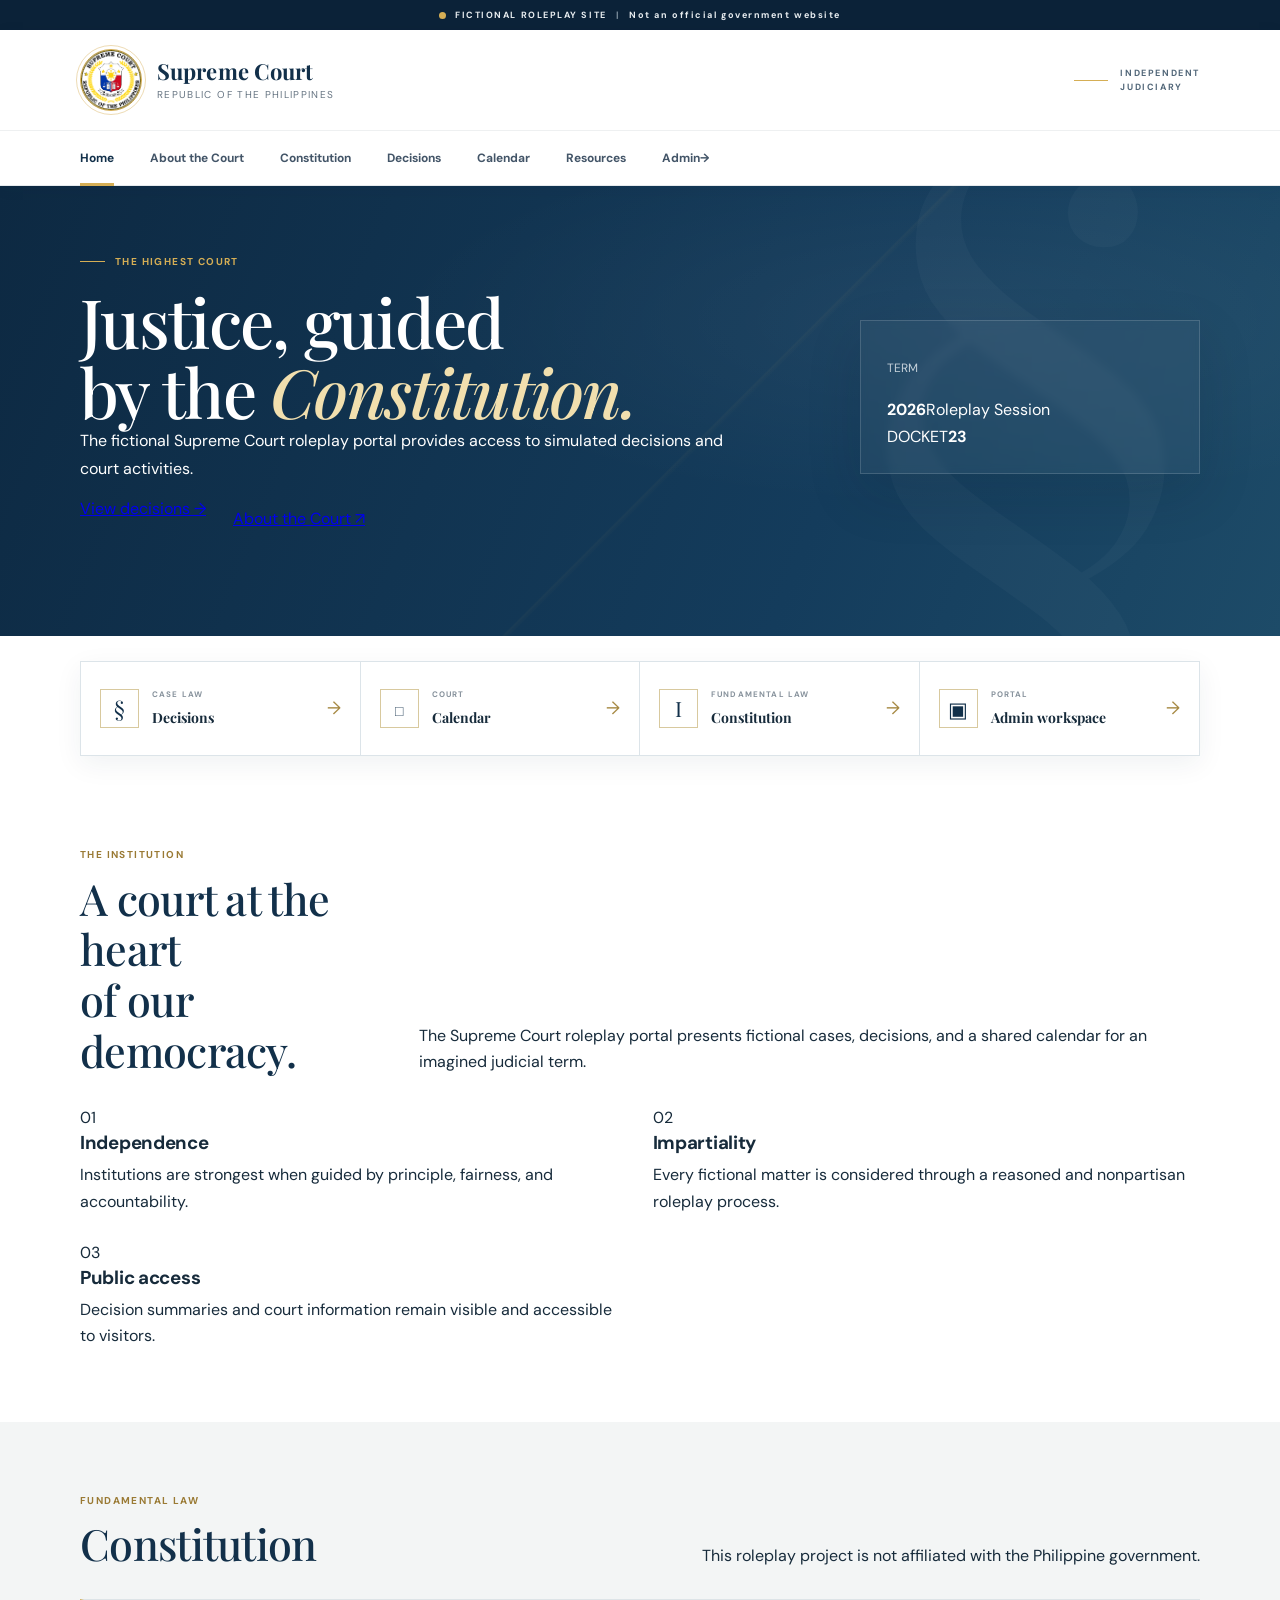
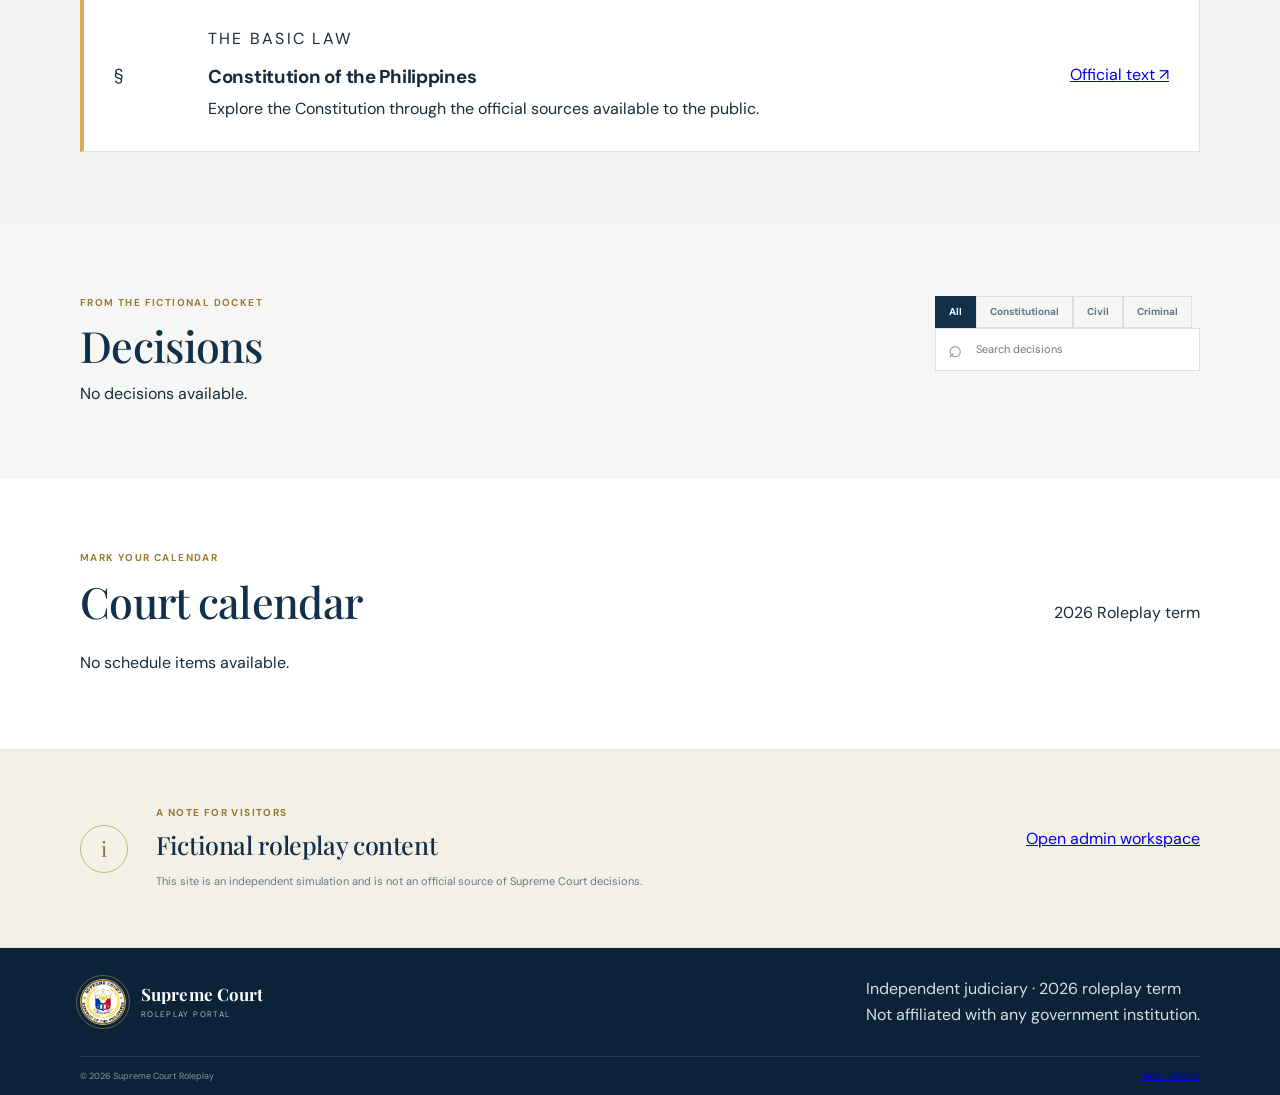
<file: index.html>
<!doctype html>
<html lang="en">
<head>
  <meta charset="utf-8">
  <meta name="viewport" content="width=device-width, initial-scale=1">
  <meta name="theme-color" content="#102a43">
  <meta name="description" content="A fictional Supreme Court of the Philippines roleplay portal.">
  <title>Supreme Court of the Philippines | Roleplay Portal</title>
  <link rel="stylesheet" href="styles.css">
  <link rel="stylesheet" href="site.css">
  <link rel="stylesheet" href="opinions.css">
  <link rel="stylesheet" href="quality.css">
</head>
<body>
  <a class="skip-link" href="#main-content">Skip to content</a>
  <div class="roleplay-bar"><span class="roleplay-dot"></span> FICTIONAL ROLEPLAY SITE <span class="bar-divider">|</span> Not an official government website</div>
  <header class="topbar">
    <div class="container masthead">
      <a class="brand" href="#home" aria-label="Supreme Court roleplay home"><span class="seal" aria-hidden="true"><span>⚖</span></span><span class="brand-copy"><strong>Supreme Court</strong><small>Republic of the Philippines</small></span></a>
      <div class="masthead-note"><span class="masthead-rule"></span><span>INDEPENDENT<br>JUDICIARY</span></div>
      <button class="menu-btn" type="button" aria-expanded="false" aria-controls="main-nav">Menu <span aria-hidden="true">☰</span></button>
    </div>
    <nav id="main-nav" class="nav" aria-label="Primary navigation"><div class="container nav-inner"><a class="active" href="#home">Home</a><a href="#court">About the Court</a><a href="#constitution">Constitution</a><a href="#decisions">Decisions</a><a href="#calendar">Calendar</a><a href="#resources">Resources</a><a class="admin-link" href="admin.html">Admin <span>→</span></a></div></nav>
  </header>
  <main id="main-content">
    <section id="home" class="hero"><div class="hero-watermark" aria-hidden="true">§</div><div class="container hero-content"><div class="hero-copy"><p class="eyebrow"><span></span> The Highest Court</p><h1>Justice, guided<br>by the <em>Constitution.</em></h1><p class="hero-text">The fictional Supreme Court roleplay portal provides access to simulated decisions and court activities.</p><div class="hero-actions"><a class="primary-button" href="#decisions">View decisions <span>→</span></a><a class="text-button" href="#court">About the Court <span>↗</span></a></div></div><div class="hero-card"><div class="hero-card-rule"></div><p>TERM</p><strong>2026</strong><span>Roleplay Session</span><div class="hero-card-bottom"><span>DOCKET</span><b>23</b></div></div></div></section>
    <section class="quick-links container" aria-label="Quick links"><a href="#decisions"><span class="quick-icon">§</span><span><small>CASE LAW</small><strong>Decisions</strong></span><b>→</b></a><a href="#calendar"><span class="quick-icon">□</span><span><small>COURT</small><strong>Calendar</strong></span><b>→</b></a><a href="#constitution"><span class="quick-icon">I</span><span><small>FUNDAMENTAL LAW</small><strong>Constitution</strong></span><b>→</b></a><a href="admin.html"><span class="quick-icon">▣</span><span><small>PORTAL</small><strong>Admin workspace</strong></span><b>→</b></a></section>
    <section id="court" class="section container court-section"><div class="section-heading"><div><p class="eyebrow dark-eyebrow">The Institution</p><h2>A court at the heart<br>of our democracy.</h2></div><p>The Supreme Court roleplay portal presents fictional cases, decisions, and a shared calendar for an imagined judicial term.</p></div><div class="court-grid"><article><span>01</span><h3>Independence</h3><p>Institutions are strongest when guided by principle, fairness, and accountability.</p></article><article><span>02</span><h3>Impartiality</h3><p>Every fictional matter is considered through a reasoned and nonpartisan roleplay process.</p></article><article><span>03</span><h3>Public access</h3><p>Decision summaries and court information remain visible and accessible to visitors.</p></article></div></section>
    <section id="constitution" class="section constitution-section"><div class="container"><div class="section-heading"><div><p class="eyebrow dark-eyebrow">Fundamental Law</p><h2>Constitution</h2></div><p>This roleplay project is not affiliated with the Philippine government.</p></div><article class="constitution-card"><span class="constitution-mark">§</span><div><p class="kicker">THE BASIC LAW</p><h3>Constitution of the Philippines</h3><p>Explore the Constitution through the official sources available to the public.</p></div><a href="https://www.officialgazette.gov.ph/constitutions/1987-constitution/" target="_blank" rel="noopener">Official text ↗</a></article></div></section>
    <section id="decisions" class="section decisions-section"><div class="container"><div class="section-heading decisions-heading"><div><p class="eyebrow dark-eyebrow">From the fictional docket</p><h2>Decisions</h2></div><div class="decision-tools"><div class="decision-filters"><button class="filter active" data-filter="all" type="button">All</button><button class="filter" data-filter="constitutional" type="button">Constitutional</button><button class="filter" data-filter="civil" type="button">Civil</button><button class="filter" data-filter="criminal" type="button">Criminal</button></div><label class="search"><span class="search-icon">⌕</span><input id="decision-search" type="search" placeholder="Search decisions"></label></div></div><div id="decision-list" class="decision-list"></div><p id="decision-empty">No decisions available.</p></div></section>
    <section id="calendar" class="section container calendar-section"><div class="section-heading"><div><p class="eyebrow dark-eyebrow">Mark your calendar</p><h2>Court calendar</h2></div><span class="calendar-meta">2026 Roleplay term</span></div><div id="schedule-list" class="schedule-list"></div><p id="schedule-empty">No schedule items available.</p></section>
    <section id="resources" class="roleplay-callout"><div class="container callout-inner"><span class="callout-seal" aria-hidden="true">i</span><div><p class="eyebrow">A note for visitors</p><h2>Fictional roleplay content</h2><p>This site is an independent simulation and is not an official source of Supreme Court decisions.</p></div><a class="outline-button" href="admin.html">Open admin workspace</a></div></section>
  </main>
  <footer class="footer"><div class="container footer-main"><a class="brand footer-brand" href="#home"><span class="seal"><span>⚖</span></span><span class="brand-copy"><strong>Supreme Court</strong><small>Roleplay portal</small></span></a><div><p>Independent judiciary · 2026 roleplay term</p><p>Not affiliated with any government institution.</p></div></div><div class="container footer-bottom"><span>© 2026 Supreme Court Roleplay</span><a href="#home">Back to top ↑</a></div></footer>
  <dialog id="print-modal" class="modal"><button class="modal-close" type="button" aria-label="Close">×</button><p class="kicker">FICTIONAL ROLEPLAY DECISION</p><h2 id="print-title"></h2><div id="print-body"></div></dialog>
  <script src="site.js"></script>
  <script src="public-opinions.js"></script>
</body>
</html>
</file>
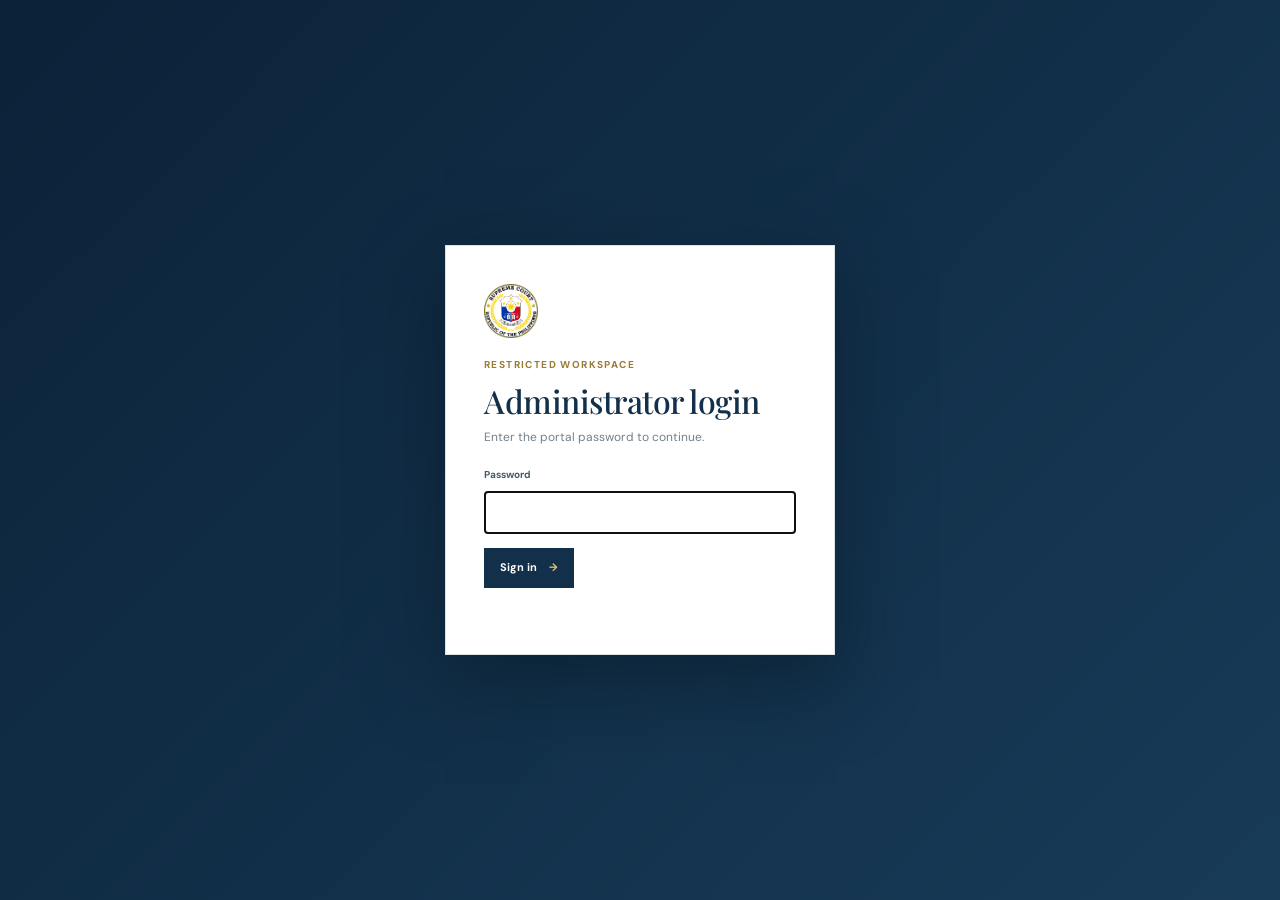
<file: admin.html>
<!doctype html>
<html lang="en">
<head>
  <meta charset="utf-8"><meta name="viewport" content="width=device-width,initial-scale=1"><meta name="theme-color" content="#102a43">
  <title>Admin Portal | Supreme Court Roleplay</title>
  <link rel="stylesheet" href="styles.css"><link rel="stylesheet" href="site.css"><link rel="stylesheet" href="admin.css"><link rel="stylesheet" href="opinions.css"><link rel="stylesheet" href="quality.css">
</head>
<body class="admin-page">
  <div id="admin-login" class="admin-login"><form id="login-form" class="login-card" autocomplete="off"><span class="login-seal"><img src="IMG_b7031dbc-e9a1-45e4-9c98-9395588668b3.png" alt="Supreme Court roleplay seal"></span><p class="eyebrow dark-eyebrow">Restricted workspace</p><h1>Administrator login</h1><p>Enter the portal password to continue.</p><label for="admin-password">Password</label><input id="admin-password" type="password" autocomplete="current-password" required autofocus><button class="primary-button" type="submit">Sign in <span>→</span></button><p id="login-error" class="login-error" role="alert"></p></form></div>
  <div id="admin-workspace" hidden>
    <div class="roleplay-bar"><span class="roleplay-dot"></span> FICTIONAL ROLEPLAY SITE <span class="bar-divider">|</span> Admin workspace</div>
    <header class="topbar"><div class="container masthead"><a class="brand" href="index.html"><span class="seal"><span>⚖</span></span><span class="brand-copy"><strong>Supreme Court</strong><small>Roleplay administration</small></span></a><div class="admin-header-actions"><button id="lock-admin" class="secondary-button" type="button">Lock</button><a class="back-site" href="index.html">← View public site</a></div></div></header>
    <main class="admin-container">
      <div class="admin-heading"><div><p class="eyebrow dark-eyebrow">Portal management</p><h1>Admin workspace</h1><p>Manage fictional decisions and court calendar entries.</p></div><span class="storage-badge"><i></i> Saved in this browser</span></div>
      <div class="admin-warning"><strong>Static-site limitation:</strong> Entries are stored in this browser only and are not published to every visitor. Export a backup before clearing browser data. This password is an interface lock, not secure server authentication.</div>
      <div class="admin-toolbar"><div class="admin-tabs" role="tablist"><button class="admin-tab active" data-tab="decisions" type="button">Decisions <span id="decision-count">0</span></button><button class="admin-tab" data-tab="schedule" type="button">Schedule <span id="schedule-count">0</span></button></div><div class="backup-actions"><button id="export-data" class="secondary-button" type="button">Export backup</button><label class="secondary-button import-button">Import backup<input id="import-data" type="file" accept="application/json,.json" hidden></label><button id="clear-data" class="danger-button" type="button">Clear all</button></div></div>
      <section id="decision-panel" class="admin-panel"><div class="panel-intro"><div><p class="eyebrow dark-eyebrow">Fictional docket</p><h2>Add a decision</h2></div><p>Required fields are marked with an asterisk.</p></div><form id="decision-form" class="admin-form"><input type="hidden" name="id"><label>Case title <span>*</span><input name="title" required maxlength="180" placeholder="Example Party v. Example Agency"></label><div class="form-row"><label>Docket / case number<input name="docket" maxlength="80" placeholder="G.R. RP-2026-001"></label><label>Category<select name="category"><option value="constitutional">Constitutional</option><option value="civil">Civil</option><option value="criminal">Criminal</option><option value="other">Other</option></select></label><label>Decision date<input name="date" type="date"></label></div><label>Short summary<textarea name="summary" rows="2" maxlength="350" placeholder="Brief public listing summary"></textarea></label><label>Decision / roleplay text<textarea name="decision" rows="5" placeholder="Fictional decision text or roleplay summary"></textarea></label><div class="form-actions"><button id="cancel-edit" class="secondary-button" type="button" hidden>Cancel edit</button><button class="primary-button" type="submit">Save decision <span>+</span></button></div></form><div class="managed-list-heading"><h3>Current decisions</h3><span id="decision-empty-admin">No decisions added</span></div><div id="admin-decisions" class="managed-list"></div></section>
      <section id="schedule-panel" class="admin-panel" hidden><div class="panel-intro"><div><p class="eyebrow dark-eyebrow">Simulated docket</p><h2>Add a schedule item</h2></div><p>Add a fictional hearing, session, or court event.</p></div><form id="schedule-form" class="admin-form"><input type="hidden" name="id"><label>Event title <span>*</span><input name="title" required maxlength="160" placeholder="En Banc Session"></label><div class="form-row"><label>Event type<input name="kind" maxlength="40" placeholder="ORAL ARGUMENTS"></label><label>Date<input name="date" type="date"></label></div><div class="form-row"><label>Time<input name="time" type="time"></label><label>Location / venue<input name="venue" maxlength="100" placeholder="Session Hall"></label></div><div class="form-actions"><button id="cancel-schedule-edit" class="secondary-button" type="button" hidden>Cancel edit</button><button class="primary-button" type="submit">Save schedule item <span>+</span></button></div></form><div class="managed-list-heading"><h3>Current schedule</h3><span id="schedule-empty-admin">No events added</span></div><div id="admin-schedule" class="managed-list"></div></section>
      <p id="admin-message" class="admin-message" role="status" aria-live="polite"></p>
    </main>
    <footer class="footer"><div class="container footer-bottom"><span>Fictional roleplay administration</span><a href="index.html">Return to public site ↑</a></div></footer>
  </div>
  <script src="admin.js"></script><script src="admin-opinions.js"></script>
</body>
</html>
</file>
<file: styles.css>
@import url('https://fonts.googleapis.com/css2?family=DM+Sans:wght@400;500;600;700&family=Playfair+Display:wght@500;600;700&display=swap');
:root{--blue:#12304a;--blue-deep:#0b2238;--blue-mid:#1a4464;--gold:#d5ae55;--gold-light:#f1dfae;--red:#9d3542;--ink:#172b3b;--muted:#647484;--line:#dce4e9;--paper:#f6f7f5;--white:#fff;--serif:'Playfair Display',Georgia,serif;--sans:'DM Sans','Segoe UI',Arial,sans-serif}*{box-sizing:border-box}html{scroll-behavior:smooth;scroll-padding-top:110px}body{margin:0;color:var(--ink);background:#fff;font-family:var(--sans);font-size:15px;-webkit-font-smoothing:antialiased}.container{width:min(1160px,calc(100% - 48px));margin-inline:auto}.sr-only{position:absolute;width:1px;height:1px;padding:0;margin:-1px;overflow:hidden;clip:rect(0,0,0,0);white-space:nowrap;border:0}.skip-link{position:absolute;top:-50px;left:12px;z-index:100;padding:10px 15px;background:#fff;color:var(--blue)}.skip-link:focus{top:10px}.roleplay-bar{height:30px;display:flex;justify-content:center;align-items:center;gap:9px;background:var(--blue-deep);color:#e8edf0;font-size:9px;font-weight:700;letter-spacing:1.55px}.roleplay-dot{width:7px;height:7px;border-radius:50%;background:var(--gold)}.bar-divider{color:#8193a1}
.topbar{position:relative;z-index:20;background:#fff;box-shadow:0 3px 14px #0e2d4510}.masthead{height:100px;display:flex;align-items:center;justify-content:space-between}.brand{display:flex;align-items:center;gap:15px;color:var(--blue);text-decoration:none}.seal{width:62px;height:62px;display:grid;place-items:center;border:1.5px solid var(--gold);border-radius:50%;outline:1px solid #d5ae5570;outline-offset:3px;color:var(--blue);background:#fff}.seal span{font-size:30px}.brand-copy strong,.brand-copy small{display:block}.brand-copy strong{font-family:var(--serif);font-size:22px;font-weight:700;letter-spacing:.1px}.brand-copy small{margin-top:5px;color:#667482;font-size:10px;letter-spacing:1.35px;text-transform:uppercase}.masthead-note{display:flex;align-items:center;gap:12px;color:#526779;font-size:9px;font-weight:700;letter-spacing:1.6px;line-height:1.6}.masthead-rule{width:34px;height:1px;background:var(--gold)}.menu-btn{display:none}.nav{border-top:1px solid #eef0f1;border-bottom:1px solid #e6eaed}.nav-inner{height:49px;display:flex;align-items:stretch;gap:36px}.nav a{position:relative;display:flex;align-items:center;color:#435568;text-decoration:none;font-size:12px;font-weight:700;transition:color .2s}.nav a:hover,.nav a.active{color:var(--blue)}.nav a::after{position:absolute;right:100%;bottom:-1px;left:0;height:3px;background:var(--gold);content:'';transition:right .2s}.nav a:hover::after,.nav a.active::after{right:0}
.hero{position:relative;overflow:hidden;color:white;background:linear-gradient(112deg,#0d2942 0%,#143c5c 65%,#1d4b68 100%)}.hero::before{position:absolute;inset:0;background:radial-gradient(ellipse at 75% 30%,#ffffff0d,transparent 42%),linear-gradient(135deg,transparent 55%,#d5ae550b 55.1%,transparent 55.5%);content:''}.hero-watermark{position:absolute;top:-130px;right:7%;color:#ffffff07;font-family:var(--serif);font-size:650px;line-height:1}.hero-content{position:relative;z-index:1;min-height:450px;display:grid;grid-template-columns:1fr 340px;align-items:center;gap:70px;padding-top:30px;padding-bottom:58px}.hero-copy{max-width:680px}.eyebrow{display:flex;align-items:center;gap:10px;margin:0 0 17px;color:var(--gold);font-size:10px;font-weight:700;letter-spacing:2px;text-transform:uppercase}.eyebrow span{width:25px;height:1px;background:currentColor}.hero h1{margin:0;font-family:var(--serif);font-size:clamp(44px,5.6vw,68px);font-weight:500;line-height:1.1;letter-spacing:-1.6px}.hero h1 em{color:var(--gold-light);font-weight:500}.hero-intro{max-width:560px;margin:20px 0 26px;color:#d0dbe3;font-size:15px;line-height:1.8}.hero-actions{display:flex;align-items:center;gap:27px}.button{min-height:46px;display:inline-flex;align-items:center;justify-content:center;gap:20px;padding:0 19px;text-decoration:none;font-size:11px;font-weight:700;transition:transform .2s,background .2s}.button:hover{transform:translateY(-2px)}.button-gold{background:var(--gold);color:var(--blue-deep)}.button-gold:hover{background:#e3c36f}.button span{font-size:17px}.hero-text-link{color:#eef2f5;text-decoration:none;font-size:11px;font-weight:700}.hero-text-link span{margin-left:7px;color:var(--gold)}.hero-card{position:relative;z-index:1;padding:25px 26px 23px;border:1px solid #ffffff27;background:#ffffff0b;box-shadow:0 20px 55px #06182822;backdrop-filter:blur(4px)}.hero-card-top{display:flex;align-items:center;gap:10px;color:#e7d19a;font-size:9px;font-weight:700;letter-spacing:1.7px}.mini-seal{width:29px;height:29px;display:grid;place-items:center;border:1px solid #d5ae5580;border-radius:50%;font-size:16px}.bulletin-date{margin:24px 0 9px;color:#b9c9d4;font-size:9px;font-weight:700;letter-spacing:1.4px}.hero-card h2{margin:0;color:white;font-family:var(--serif);font-size:24px;line-height:1.35}.hero-card>p:not(.bulletin-date){margin:12px 0 18px;color:#c5d1d9;font-size:12px;line-height:1.75}.hero-card>a{color:var(--gold-light);text-decoration:none;font-size:11px;font-weight:700}.hero-card>a span{margin-left:8px}.hero-bottom{position:relative;z-index:1;border-top:1px solid #ffffff1a;background:#091f32a8}.hero-bottom-inner{min-height:43px;display:flex;align-items:center;justify-content:space-between;color:#d4dde3;font-family:var(--serif);font-size:11px;font-style:italic}.fiction-note{color:#b4c1ca;font-family:var(--sans);font-size:8px;font-style:normal;font-weight:700;letter-spacing:1.5px}
.quick-links{position:relative;z-index:2;display:grid;grid-template-columns:repeat(4,1fr);margin-top:25px;margin-bottom:20px;border:1px solid var(--line);background:#fff;box-shadow:0 8px 26px #0c2e4510}.quick-links>a{min-height:93px;display:flex;align-items:center;gap:13px;padding:17px 19px;color:var(--ink);text-decoration:none;border-right:1px solid var(--line);transition:background .2s}.quick-links>a:last-child{border-right:0}.quick-links>a:hover{background:#f8f6ef}.quick-icon{width:39px;height:39px;flex:0 0 39px;display:grid;place-items:center;border:1px solid #d8c99e;color:var(--blue);font-family:var(--serif);font-size:21px}.quick-links small,.quick-links strong{display:block}.quick-links small{margin-bottom:5px;color:#87929c;font-size:8px;font-weight:700;letter-spacing:1.15px}.quick-links strong{font-family:var(--serif);font-size:14px}.quick-links b{margin-left:auto;color:#a78a45;font-size:18px;font-weight:400}
.section{padding-top:76px;padding-bottom:76px}.section-heading{display:flex;align-items:end;justify-content:space-between;gap:40px;margin-bottom:30px}.dark-eyebrow{margin-bottom:11px;color:#9a7a34}.section-heading h2{margin:0;color:var(--blue);font-family:var(--serif);font-size:clamp(32px,4vw,43px);font-weight:500;line-height:1.18;letter-spacing:-.7px}.section-lede{max-width:410px;margin:0 0 3px;color:#687784;font-size:13px;line-height:1.8}.court-grid{display:grid;grid-template-columns:1fr 1fr;gap:25px}.court-feature{position:relative;overflow:hidden;min-height:300px;padding:30px 34px;background:var(--blue);color:white}.feature-number{position:relative;z-index:1;color:#e0c371;font-size:9px;font-weight:700;letter-spacing:1.5px}.feature-number span{color:#aebfca}.court-feature h3{position:relative;z-index:1;max-width:360px;margin:34px 0 12px;font-family:var(--serif);font-size:30px;font-weight:500;line-height:1.25}.court-feature>p:not(.feature-number){position:relative;z-index:1;max-width:420px;color:#cfdae1;font-size:12px;line-height:1.8}.text-link{position:relative;z-index:1;display:inline-flex;gap:12px;margin-top:12px;color:var(--gold-light);text-decoration:none;font-size:11px;font-weight:700}.text-link span{font-size:16px}.feature-watermark{position:absolute;right:-5px;bottom:-45px;color:#ffffff0a;font-size:210px}.court-facts{border-top:1px solid var(--line)}.court-facts article{min-height:100px;display:flex;align-items:center;gap:20px;border-bottom:1px solid var(--line)}.fact-icon{width:42px;height:42px;flex:0 0 42px;display:grid;place-items:center;border:1px solid #e3d8b8;color:#9a7a34;font-family:var(--serif);font-size:14px}.court-facts h3{margin:0 0 5px;color:var(--blue);font-family:var(--serif);font-size:17px;font-weight:600}.court-facts p{margin:0;color:#77848e;font-size:11px;line-height:1.6}
.decisions-section{background:var(--paper)}.decisions-heading{margin-bottom:10px}.search{position:relative;display:flex;align-items:center}.search-icon{position:absolute;left:13px;color:#81909b;font-size:24px;line-height:1}.search input{width:265px;height:43px;padding:0 14px 0 40px;border:1px solid #d8e0e5;border-radius:0;background:white;color:var(--ink);font:inherit;font-size:11px;outline:none}.search input:focus{border-color:#b69a52;box-shadow:0 0 0 3px #d5ae5520}.section-subtitle{margin:0 0 21px;color:#75828c;font-size:11px}.filters{display:flex;gap:7px;margin-bottom:17px}.filter{min-height:32px;padding:0 13px;border:1px solid #d8e0e5;background:transparent;color:#647484;cursor:pointer;font:inherit;font-size:10px;font-weight:700;transition:all .2s}.filter:hover{border-color:#9c8750;color:var(--blue)}.filter.active{border-color:var(--blue);background:var(--blue);color:#fff}.decision-list{display:grid;gap:9px}.decision{display:grid;grid-template-columns:125px 1fr 180px;align-items:center;gap:20px;min-height:119px;padding:20px 22px;border:1px solid #e4e9eb;border-left:3px solid transparent;background:#fff;transition:border-color .2s,box-shadow .2s}.decision:hover{border-left-color:var(--gold);box-shadow:0 5px 20px #17375110}.decision-meta span,.decision-meta time{display:block}.decision-meta span{color:#8e7132;font-size:9px;font-weight:700;letter-spacing:.3px}.decision-meta time{margin-top:8px;color:#88949c;font-size:10px}.case-type{color:#9a7a34;font-size:8px;font-weight:700;letter-spacing:1.2px}.decision h3{margin:5px 0 5px;color:var(--blue);font-family:var(--serif);font-size:17px;font-weight:600}.decision-main>p{margin:0;color:#77848e;font-size:10px}.decision-footer{display:flex;align-items:center;justify-content:flex-end;gap:12px}.status{padding:5px 7px;background:#f3f5ef;color:#62744c;font-size:8px;font-weight:700;letter-spacing:.5px;text-transform:uppercase}.read-btn{padding:6px 0;border:0;background:transparent;color:var(--blue);cursor:pointer;font:inherit;font-size:10px;font-weight:700;white-space:nowrap}.read-btn b{margin-left:4px;color:#a88b47;font-size:15px}.no-results{padding:28px;text-align:center;color:var(--muted);font-size:13px}
.calendar-section{padding-top:66px;padding-bottom:76px}.calendar-section .section-heading{margin-bottom:24px}.calendar-label{display:flex;align-items:center;gap:8px;margin-bottom:5px;color:#798791;font-size:8px;font-weight:700;letter-spacing:1.2px}.calendar-label span{width:7px;height:7px;border-radius:50%;background:#c3a04d}.schedule{border-top:1px solid var(--line)}.schedule article{min-height:91px;display:grid;grid-template-columns:75px 1fr 30px;align-items:center;border-bottom:1px solid var(--line)}.schedule time{width:50px;display:flex;flex-direction:column;align-items:center;justify-content:center;border-right:1px solid var(--line)}.schedule time strong{color:var(--blue);font-family:var(--serif);font-size:29px;font-weight:500;line-height:1}.schedule time span{margin-top:4px;color:#9d3542;font-size:8px;font-weight:700;letter-spacing:1px}.schedule article>div{padding-left:12px}.schedule-type{color:#9a7a34;font-size:8px;font-weight:700;letter-spacing:1px}.schedule article div p{margin:3px 0;color:var(--blue);font-family:var(--serif);font-size:16px;font-weight:600}.schedule-detail{color:#798791;font-size:10px}.schedule-arrow{color:#ac914e;font-size:16px;text-align:right}
.roleplay-callout{padding:56px 0;background:#f3f0e7;border-top:1px solid #e9e2d0;border-bottom:1px solid #e9e2d0}.callout-inner{display:grid;grid-template-columns:52px 1fr auto;align-items:center;gap:24px}.callout-seal{width:48px;height:48px;display:grid;place-items:center;border:1px solid #c9b576;border-radius:50%;color:#92783d;font-family:var(--serif);font-size:21px}.callout-inner .eyebrow{margin-bottom:9px;color:#947630}.callout-inner h2{margin:0;color:var(--blue);font-family:var(--serif);font-size:25px;font-weight:500;line-height:1.35}.callout-inner div>p:last-child{max-width:650px;margin:10px 0 0;color:#697783;font-size:11px;line-height:1.75}.button-outline{border:1px solid #a68d4c;color:var(--blue);white-space:nowrap}.button-outline:hover{background:#fff}.footer{background:var(--blue-deep);color:#d6dfe5}.footer-main{min-height:108px;display:flex;align-items:center;justify-content:space-between;gap:30px}.footer-brand{color:white}.footer-brand .seal{width:46px;height:46px;background:transparent;color:var(--gold)}.footer-brand .seal span{font-size:22px}.footer-brand .brand-copy strong{font-size:17px}.footer-brand .brand-copy small{color:#aebdc7;font-size:8px}.footer-main>p{max-width:390px;color:#aebdc7;font-size:10px;line-height:1.65}.back-top{color:var(--gold-light);text-decoration:none;font-size:10px;font-weight:700}.footer-bottom{min-height:39px;display:flex;align-items:center;justify-content:space-between;border-top:1px solid #ffffff1b;color:#8295a3;font-size:9px}
.modal{position:fixed;width:min(600px,calc(100% - 32px));max-height:85vh;padding:38px;border:1px solid #e0e5e8;background:#fff;color:var(--ink);box-shadow:0 24px 90px #071b2cb0}.modal::backdrop{background:#0b2034b8;backdrop-filter:blur(2px)}.modal h2{margin:8px 0 16px;color:var(--blue);font-family:var(--serif);font-size:28px;line-height:1.3}.modal p:not(.kicker){color:#5c6b77;font-size:13px;line-height:1.8}.modal .kicker{color:#9a7a34}.modal-close{position:absolute;top:10px;right:14px;width:34px;height:34px;border:0;background:transparent;color:#73818b;cursor:pointer;font-size:27px}
@media(max-width:850px){.hero-content{grid-template-columns:1fr 290px;gap:35px}.nav-inner{gap:22px}.quick-links>a{gap:9px;padding:14px 12px}.quick-icon{width:34px;height:34px;flex-basis:34px}.quick-links strong{font-size:12px}.decision{grid-template-columns:105px 1fr 155px;gap:12px}.decision-footer{gap:7px}.callout-inner{grid-template-columns:48px 1fr;gap:18px}.callout-inner .button{grid-column:2;justify-self:start}}
@media(max-width:650px){.container{width:calc(100% - 34px)}.roleplay-bar{font-size:8px;letter-spacing:1px}.masthead{height:78px}.seal{width:48px;height:48px}.brand{gap:11px}.brand-copy strong{font-size:18px}.brand-copy small{max-width:215px;font-size:8px;letter-spacing:.8px}.masthead-note{display:none}.menu-btn{display:flex;align-items:center;gap:8px;padding:9px 11px;border:1px solid #dbe1e5;background:white;color:var(--blue);font:inherit;font-size:11px;font-weight:700}.nav{display:none;position:absolute;top:100%;left:0;right:0;background:#fff;box-shadow:0 12px 16px #0c2e4517}.nav.open{display:block}.nav-inner{height:auto;display:grid;gap:0;padding-top:8px;padding-bottom:8px}.nav a{min-height:42px;border-bottom:1px solid #edf0f2}.nav a::after{right:auto;bottom:0;width:0;transition:width .2s}.nav a.active::after,.nav a:hover::after{width:32px}.hero-content{min-height:0;grid-template-columns:1fr;gap:27px;padding-top:59px;padding-bottom:35px}.hero h1{font-size:47px}.hero-intro{max-width:450px;font-size:13px}.hero-card{max-width:440px;padding:19px 21px}.bulletin-date{margin-top:15px}.hero-card h2{font-size:21px}.hero-bottom-inner{min-height:43px;gap:12px;font-size:9px}.fiction-note{font-size:7px;text-align:right}.quick-links{grid-template-columns:1fr 1fr;margin-top:15px}.quick-links>a{min-height:74px;border-bottom:1px solid var(--line)}.quick-links>a:nth-child(2){border-right:0}.quick-links>a:nth-child(3),.quick-links>a:nth-child(4){border-bottom:0}.section{padding-top:54px;padding-bottom:54px}.section-heading{align-items:flex-start;flex-direction:column;gap:17px;margin-bottom:22px}.section-heading h2{font-size:35px}.section-lede{font-size:12px}.court-grid{grid-template-columns:1fr;gap:20px}.court-feature{min-height:280px;padding:25px}.court-feature h3{margin-top:28px;font-size:27px}.court-facts article{min-height:87px}.decisions-heading{gap:15px}.search{width:100%}.search input{width:100%}.section-subtitle{font-size:10px;line-height:1.6}.filters{overflow-x:auto;padding-bottom:3px}.filter{flex:0 0 auto}.decision{grid-template-columns:1fr;gap:9px;padding:17px}.decision-meta{display:flex;justify-content:space-between;gap:10px}.decision-meta time{margin:0}.decision h3{font-size:17px}.decision-footer{justify-content:space-between;padding-top:8px;border-top:1px solid #edf0f1}.calendar-section .section-heading{flex-direction:row;align-items:end}.schedule article{grid-template-columns:61px 1fr 18px;min-height:85px}.schedule time{width:45px}.schedule article>div{padding-left:8px}.schedule article div p{font-size:14px}.roleplay-callout{padding:40px 0}.callout-inner{grid-template-columns:40px 1fr;align-items:start;gap:14px}.callout-seal{width:38px;height:38px;font-size:17px}.callout-inner h2{font-size:22px}.callout-inner div>p:last-child{font-size:10px}.callout-inner .button{grid-column:2;white-space:normal;min-height:42px;font-size:10px}.footer-main{align-items:flex-start;flex-wrap:wrap;gap:15px;padding-top:22px;padding-bottom:18px}.footer-main>p{order:3;flex-basis:100%;margin:0}.back-top{margin-left:auto;padding-top:12px}.footer-bottom{align-items:flex-start;flex-direction:column;justify-content:center;gap:5px;padding-top:9px;padding-bottom:9px}.modal{padding:30px 23px}.modal h2{font-size:24px}}
@media(prefers-reduced-motion:reduce){*,*::before,*::after{scroll-behavior:auto!important;transition:none!important}}
</file>
<file: site.css>
.opinion-section{margin-top:18px;padding:16px 18px;border-left:3px solid #d5ae55;background:#f7f8f7}.opinion-section h3{margin:0 0 8px!important;color:#12304a;font-family:'Playfair Display',Georgia,serif;font-size:17px!important}.opinion-section p{margin:0}.opinion-section.majority{border-left-color:#12304a}.fictional-disclaimer{margin-top:16px!important;color:#7a8790!important;font-size:11px}.admin-form label span{display:block}.admin-form textarea{min-height:110px}
.constitution-section{background:#f3f5f5}.constitution-card{display:grid;grid-template-columns:72px 1fr auto;align-items:center;gap:22px;padding:28px 30px;border:1px solid #dde4e7;border-left:4px solid #d5ae55;background:#fff}.constitution-icon{width:64px;height:64px;display:grid;place-items:center;border:1px solid #d7ca9e;color:#987b38;font-family:'Playfair Display',Georgia,serif;font-size:34px}.constitution-type{margin:0 0 7px!important;color:#987b38!important;font-size:9px!important;font-weight:700;letter-spacing:1.4px}.constitution-copy h3{margin:0 0 7px;color:#12304a;font-family:'Playfair Display',Georgia,serif;font-size:23px}.constitution-copy p:last-child{margin:0;color:#687784;font-size:12px}.constitution-button{min-height:44px;border:1px solid #c3a34f;background:#12304a;color:#fff}.constitution-button:hover{background:#1b4967}@media(max-width:650px){.constitution-card{grid-template-columns:54px 1fr;gap:14px;padding:20px}.constitution-icon{width:54px;height:54px;font-size:28px}.constitution-button{grid-column:1/-1;justify-self:start}}
</file>
<file: opinions.css>
.opinion-document-fields{border:1px solid var(--line,#dce4e9);border-radius:6px;padding:18px;margin-top:18px}.opinion-document-fields legend{padding:0 8px;font-weight:700;color:var(--blue,#12304a)}.opinion-help{margin:0 0 12px;color:var(--muted,#647484);font-size:13px}.opinion-row{border-top:1px solid var(--line,#dce4e9);padding-top:14px;margin-top:14px}.opinion-row-grid{display:grid;grid-template-columns:1.2fr 1fr 1fr 1.35fr;gap:12px}.opinion-row-grid label{display:flex;flex-direction:column;gap:7px;font-size:13px;font-weight:700}.opinion-row-grid input,.opinion-row-grid select{width:100%;box-sizing:border-box}.remove-opinion{margin-top:10px}.justice-opinion-list{display:grid;gap:10px}.justice-opinion{display:grid;grid-template-columns:minmax(180px,1fr) minmax(180px,1fr) auto;align-items:center;gap:12px;padding:12px;border:1px solid var(--line,#dce4e9)}.justice-opinion strong{font-family:var(--serif,'Georgia',serif)}.justice-opinion a{font-weight:700}@media(max-width:850px){.opinion-row-grid{grid-template-columns:1fr 1fr}.justice-opinion{grid-template-columns:1fr}.justice-opinion a{justify-self:start}}@media(max-width:550px){.opinion-row-grid{grid-template-columns:1fr}}
</file>
<file: quality.css>
:root{--quality-bg:#f5f7f7;--quality-navy:#12304a;--quality-gold:#d5ae55;--quality-line:#dbe4e8;--quality-text:#172b3b;--quality-muted:#647484}
html{scroll-behavior:smooth}
body{margin:0;color:var(--quality-text);font-family:'DM Sans',Arial,sans-serif;font-size:16px;line-height:1.65;-webkit-font-smoothing:antialiased;text-rendering:optimizeLegibility}
h1,h2,h3,h4,p,li,figcaption{overflow-wrap:anywhere}
h1,h2,h3,h4{margin-top:0;line-height:1.15;letter-spacing:-0.015em}
h1{margin-bottom:18px}h2{margin-bottom:14px}h3{margin-bottom:9px}
p{margin:0 0 16px}
p:last-child{margin-bottom:0}
.container{width:min(1120px,calc(100% - 48px));margin-inline:auto}
.section{padding-block:72px}.section-heading{gap:28px}
.eyebrow,.kicker{text-transform:uppercase;letter-spacing:.14em;line-height:1.35}
.brand-copy strong,.brand-copy small{line-height:1.15}.brand-copy small{margin-top:5px}
.nav-inner{min-height:54px}.nav a{line-height:1.35}
.hero-copy h1{line-height:1.04;letter-spacing:-.025em}.hero-text{max-width:650px;line-height:1.75}
.decision-tools{align-items:center}.decision-filters{gap:4px}.filter{line-height:1.2}
.decision-list,.schedule-list{display:grid;gap:14px}.decision,.schedule-row{line-height:1.55}
.modal{line-height:1.65}.modal h2{line-height:1.2}.modal-close{line-height:1}
.admin-container{width:min(1180px,calc(100% - 48px));margin-inline:auto}.admin-heading{align-items:center}.admin-heading h1{margin-bottom:8px}.admin-heading p{margin:0;color:var(--quality-muted)}
.admin-toolbar{gap:16px}.admin-tabs{flex-wrap:wrap}.admin-tab{line-height:1.3}.backup-actions{flex-wrap:wrap}
.admin-panel{padding:28px}.panel-intro{gap:24px}.panel-intro h2{margin-bottom:8px}.panel-intro p{margin:0;line-height:1.55}
.admin-form{display:grid;gap:18px}.admin-form label{display:grid;gap:7px;color:var(--quality-text);font-weight:700;line-height:1.45}.admin-form input,.admin-form select,.admin-form textarea{box-sizing:border-box;width:100%;min-height:44px;padding:10px 12px;border:1px solid var(--quality-line);border-radius:4px;background:#fff;color:var(--quality-text);font:inherit;line-height:1.45}.admin-form textarea{resize:vertical}
.form-row{display:grid;grid-template-columns:repeat(3,minmax(0,1fr));gap:14px}.form-actions{display:flex;justify-content:flex-end;align-items:center;gap:10px;margin-top:4px}
.primary-button,.secondary-button,.danger-button,.outline-button,.text-button{line-height:1.25;white-space:normal}.secondary-button,.danger-button,.primary-button,.outline-button{min-height:40px}
.managed-list-heading{align-items:center}.managed-item{display:grid;grid-template-columns:minmax(0,1fr) auto;gap:16px;align-items:center;padding:16px}.managed-item-text{display:grid;gap:4px}.managed-item-text strong{font-family:'Playfair Display',Georgia,serif;font-size:17px;line-height:1.35}.managed-item-text span{color:var(--quality-muted);line-height:1.45}.managed-item-actions{display:flex;gap:8px}
.opinion-document-fields{margin-block:4px 0}.opinion-document-fields legend{font-size:15px}.opinion-help{line-height:1.55}.opinion-row-grid label{line-height:1.45}.justice-opinion{line-height:1.45}.justice-opinion span{line-height:1.45}.justice-opinion a{line-height:1.35}
.footer-main,.footer-bottom{line-height:1.5}.footer p{margin:2px 0}
.admin-message{min-height:24px;margin:18px 0 0;line-height:1.5}
@media(max-width:850px){.container,.admin-container{width:min(1120px,calc(100% - 34px))}.section{padding-block:56px}.section-heading{align-items:flex-start}.form-row{grid-template-columns:1fr 1fr}.panel-intro{align-items:flex-start}.managed-item{grid-template-columns:1fr}.managed-item-actions{justify-content:flex-start}}
@media(max-width:650px){body{font-size:15px}.container,.admin-container{width:calc(100% - 28px)}.section{padding-block:46px}.hero-copy h1{line-height:1.08}.form-row{grid-template-columns:1fr}.admin-panel{padding:18px}.managed-item-actions{width:100%;flex-wrap:wrap}.managed-item-actions button{flex:1}.panel-intro{display:grid}}
@media(prefers-reduced-motion:reduce){html{scroll-behavior:auto}}
</file>
<file: admin.css>
@import url('https://fonts.googleapis.com/css2?family=DM+Sans:wght@400;500;600;700&family=Playfair+Display:wght@500;600;700&display=swap');
.admin-page{min-height:100vh;background:#f5f7f7}.back-site{color:#23465e;text-decoration:none;font-size:12px;font-weight:700}.admin-header-actions{display:flex;align-items:center;gap:12px}.admin-login{position:fixed;z-index:1000;inset:0;display:grid;place-items:center;padding:20px;background:linear-gradient(135deg,#0b2238,#183b58)}.admin-login[hidden]{display:none}.login-card{width:min(390px,100%);padding:38px;border:1px solid #dbe3e7;background:#fff;box-shadow:0 25px 70px #06152280}.login-seal{width:54px;height:54px;display:grid;place-items:center;margin-bottom:20px}.login-seal img{width:100%;height:100%;object-fit:contain}.login-card h1{margin:0 0 8px;color:#12304a;font-family:'Playfair Display',Georgia,serif;font-size:32px;font-weight:500}.login-card>p:not(.eyebrow):not(.login-error){margin:0 0 20px;color:#71808b;font-size:12px}.login-card label{display:block;margin-bottom:7px;color:#425969;font-size:10px;font-weight:700}.login-card input{width:100%;height:43px;margin-bottom:14px;padding:0 12px;border:1px solid #d5dde1;color:#223849;font:inherit;font-size:13px}.login-error{min-height:18px;margin:10px 0 0!important;color:#9d3542;font-size:11px}.admin-container{width:min(980px,calc(100% - 40px));min-height:calc(100vh - 190px);margin:0 auto;padding:52px 0 70px}.admin-heading{display:flex;align-items:end;justify-content:space-between;gap:20px;margin-bottom:22px}.admin-heading h1{margin:0;color:#12304a;font-family:'Playfair Display',Georgia,serif;font-size:40px;font-weight:500}.admin-heading>div>p:last-child{margin:9px 0 0;color:#687784;font-size:13px}.storage-badge{display:flex;align-items:center;gap:8px;padding:9px 12px;border:1px solid #dce4e9;background:#fff;color:#5f6e79;font-size:10px}.storage-badge i{width:7px;height:7px;border-radius:50%;background:#c59f4b}.admin-warning{padding:14px 17px;border-left:3px solid #c59f4b;background:#f3f0e7;color:#5b6266;font-size:11px;line-height:1.7}.admin-toolbar{display:flex;align-items:center;justify-content:space-between;gap:14px;margin:27px 0 0;padding:13px 15px;border:1px solid #e0e6e8;background:#fff}.admin-tabs,.backup-actions{display:flex;align-items:center;gap:8px}.admin-tab{padding:8px 12px;border:1px solid transparent;background:transparent;color:#60717d;cursor:pointer;font:inherit;font-size:11px;font-weight:700}.admin-tab.active{border-color:#dbe2e5;background:#f4f6f6;color:#12304a}.admin-tab span{margin-left:5px;color:#a18441}.secondary-button,.danger-button{display:inline-flex;align-items:center;justify-content:center;min-height:34px;padding:0 11px;border:1px solid #d4dde1;background:white;color:#37556b;cursor:pointer;text-decoration:none;font:inherit;font-size:10px;font-weight:700}.danger-button{border-color:#e1c9c9;color:#923f43}.admin-panel{padding:28px 30px;border:1px solid #e0e6e8;border-top:0;background:#fff}.admin-panel[hidden]{display:none}.panel-intro{display:flex;align-items:end;justify-content:space-between;gap:20px;margin-bottom:22px}.panel-intro h2{margin:0;color:#12304a;font-family:'Playfair Display',Georgia,serif;font-size:28px;font-weight:500}.panel-intro>p{max-width:330px;margin:0;color:#7a8790;font-size:10px}.admin-form{display:grid;gap:15px;padding:20px;background:#f7f8f7;border:1px solid #e8ecec}.admin-form label{display:grid;gap:7px;color:#425969;font-size:10px;font-weight:700}.admin-form label>span{color:#9d3542}.admin-form input,.admin-form select,.admin-form textarea{width:100%;min-height:40px;padding:10px 11px;border:1px solid #d8e0e4;background:#fff;color:#253b4b;font:inherit;font-size:12px;outline:none}.admin-form textarea{resize:vertical;line-height:1.6}.form-row{display:grid;grid-template-columns:repeat(3,1fr);gap:13px}.form-actions{display:flex;justify-content:flex-end;gap:8px}.primary-button{justify-self:start;min-height:40px;padding:0 16px;border:0;background:#12304a;color:#fff;cursor:pointer;font:inherit;font-size:11px;font-weight:700}.primary-button span{margin-left:9px;color:#e3c36f}.managed-list-heading{display:flex;align-items:center;justify-content:space-between;margin:28px 0 11px}.managed-list-heading h3{margin:0;color:#12304a;font-family:'Playfair Display',Georgia,serif;font-size:18px}.managed-item{display:flex;align-items:center;justify-content:space-between;gap:16px;padding:13px 14px;border:1px solid #e2e8ea;border-bottom:0;background:#fff}.managed-item:last-child{border-bottom:1px solid #e2e8ea}.managed-item h4{margin:0 0 4px;color:#173b55;font-family:'Playfair Display',Georgia,serif;font-size:14px}.managed-item p{margin:0;color:#788690;font-size:10px}.managed-actions{display:flex;gap:7px}.edit-button,.delete-button{padding:7px 10px;border:1px solid #d4dde1;background:#fff;color:#37556b;cursor:pointer;font:inherit;font-size:10px;font-weight:700}.delete-button{border-color:#e7d5d4;color:#923f43}.admin-message{min-height:20px;color:#456a48;font-size:11px}.admin-message.error{color:#9d3542}.footer-bottom a{color:#e4c975;text-decoration:none;font-size:10px}@media(max-width:650px){.admin-header-actions{gap:7px}.admin-container{width:calc(100% - 28px);padding-top:35px}.admin-heading{align-items:flex-start;flex-direction:column}.admin-heading h1{font-size:34px}.admin-toolbar,.backup-actions{align-items:flex-start;flex-direction:column}.backup-actions{width:100%}.secondary-button,.danger-button{flex:1}.admin-panel{padding:21px 15px}.panel-intro{align-items:flex-start;flex-direction:column;gap:8px}.form-row{grid-template-columns:1fr}.form-actions{justify-content:flex-start}.managed-item{align-items:flex-start}.login-card{padding:28px 22px}}
</file>
